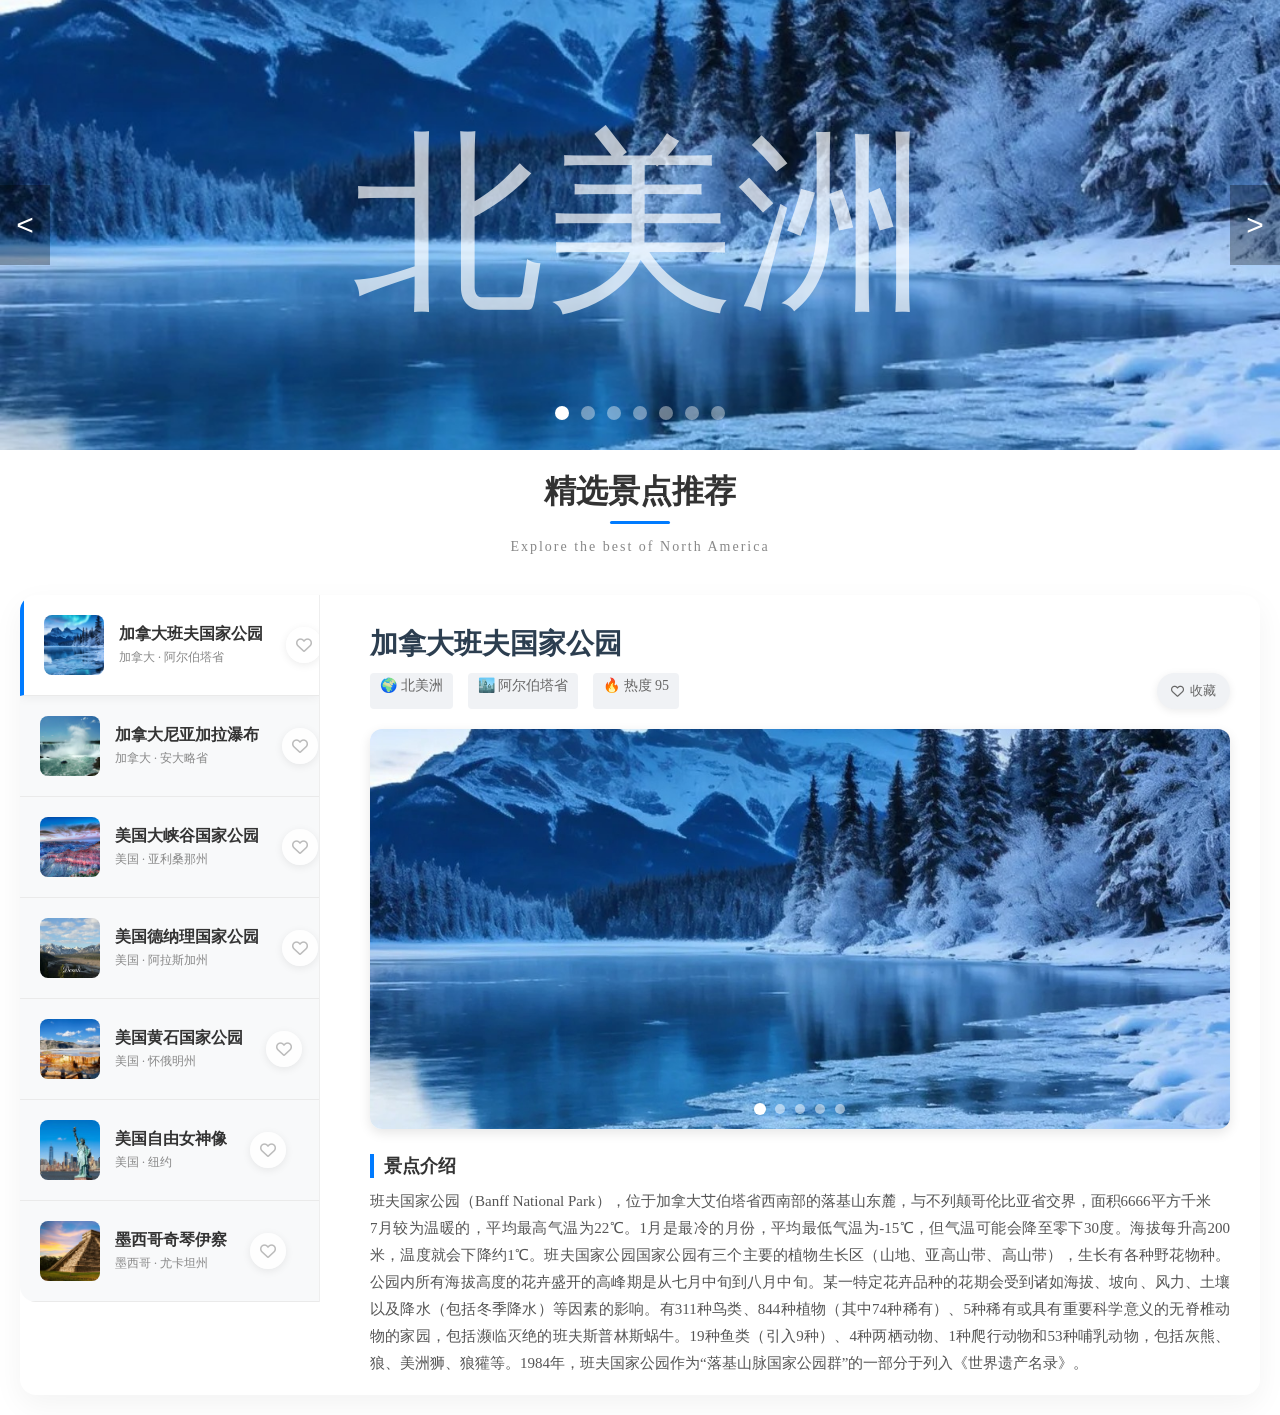
<file: details.html>
<!DOCTYPE html>
<html lang="zh-CN">
<head>
    <meta charset="UTF-8">
    <meta name="viewport" content="width=device-width, initial-scale=1.0">
    <title>景点详情</title>
    <link rel="stylesheet" href="https://cdnjs.cloudflare.com/ajax/libs/font-awesome/6.0.0-beta3/css/all.min.css">
    <link rel="stylesheet" href="details.css">
    <style>
        /* 可以在这里添加全局平滑滚动 */
        html {
            scroll-behavior: smooth;
        }
    </style>
</head>
<body>
    <div class="banner-box">
        <div class="banner-title"></div>
        <div class="banner-wrap">
            <div class="banner-list"></div>
        </div>
        <button class="btn-left">&lt;</button>
        <button class="btn-right">&gt;</button>
        <div class="dot-group"></div>
        <div class="tip-name"></div>
    </div>
    
    <div class="content-section">
        <div class="section-header">
            <h2>精选景点推荐</h2>
            <p></p>
        </div>
        
        <div class="split-layout" id="splitLayout">
            <div class="list-sidebar" id="listSidebar"></div>
            
            <div class="detail-panel" id="detailPanel">
                <div class="detail-content">
                    <h2 id="detailTitle">请选择一个景点</h2>
                    <div class="detail-meta" id="detailMeta"></div>

                    <div class="detail-banner" id="detailBanner" style="display: none;">
                        <div class="detail-banner-wrap">
                            <div class="detail-banner-list" id="detailBannerList"></div>
                        </div>
                        <button class="detail-btn-left" id="detailBtnLeft">&lt;</button>
                        <button class="detail-btn-right" id="detailBtnRight">&gt;</button>
                        <div class="detail-dot-group" id="detailDotGroup"></div>
                    </div>
                    
                    <div class="detail-desc-box">
                        <h3>景点介绍</h3>
                        <p id="detailDesc">点击左侧列表查看详细介绍...</p>
                    </div>
                    <div class="detail-info-grid" id="detailInfoGrid" style="display: none;"></div>
                </div>
            </div>
        </div>
    </div>

    <script src="details.js"></script>
</body>
</html>
</file>
<file: details.css>
* {
    margin: 0;
    padding: 0;
    box-sizing: border-box;
}
body {
    width: 100%;
}
.banner-box {
    width: 100%;
    height: 50vh; 
    min-height: 400px;
    max-height: 700px;
    position: relative;
    overflow: hidden;
}
.banner-title {
    position: absolute;
    top: 50%;
    left: 50%;
    transform: translate(-50%, -50%);
    font-size: clamp(60px, 15vw, 200px); /* 使用 clamp 实现响应式字体 */
    color: rgba(255,255,255,0.7);
    z-index: 10;
    pointer-events: none;
}
.banner-wrap {
    width: 100%;
    height: 100%;
}
.banner-list {
    width: 100%;
    height: 100%;
    display: flex;
    transition: transform 0.6s ease;
}
.banner-item {
    width: 100%;
    height: 100%;
    flex-shrink: 0;
}
.banner-item img {
    width: 100%;
    height: 100%;
    object-fit: cover;
    background-color: #eee;
}
.btn-left, .btn-right {
    width: 50px;
    height: 80px;
    background-color: rgba(0,0,0,0.3);
    color: #fff;
    font-size: 30px;
    border: none;
    position: absolute;
    top: 50%;
    transform: translateY(-50%);
    cursor: pointer;
    z-index: 9;
}
.btn-left {
    left: 0;
}
.btn-right {
    right: 0;
}
.btn-left:hover, .btn-right:hover {
    background-color: rgba(0,0,0,0.5);
}
.dot-group {
    position: absolute;
    bottom: 30px;
    left: 50%;
    transform: translateX(-50%);
    display: flex;
    gap: 12px;
    z-index: 9;
}
.dot {
    width: 14px;
    height: 14px;
    border-radius: 50%;
    background-color: rgba(255,255,255,0.4);
    cursor: pointer;
}
.dot.active {
    background-color: #fff;
}
.tip-name {
    position: absolute;
    bottom: 70px;
    left: 50%;
    transform: translateX(-50%);
    font-size: 22px;
    color: #fff;
    text-shadow: 0 0 6px #000;
    opacity: 0;
    transition: opacity 0.3s;
    z-index: 9;
}
.banner-box:hover .tip-name {
    opacity: 1;
}

.content-section {
    width: 100%; /* 确保占满可用宽度 */
    max-width: 1400px;
    margin: 0 auto;
    padding: 20px; /* 减小内边距以适应窄屏 */
}

.section-header {
    text-align: center;
    margin-bottom: 40px;
}

.section-header h2 {
    font-size: 32px;
    color: #333;
    margin-bottom: 10px;
    position: relative;
    display: inline-block;
}

.section-header h2::after {
    content: '';
    position: absolute;
    bottom: -10px;
    left: 50%;
    transform: translateX(-50%);
    width: 60px;
    height: 3px;
    background-color: #007bff;
    border-radius: 2px;
}

.section-header p {
    color: #888;
    font-size: 14px;
    margin-top: 15px;
    letter-spacing: 2px;
}

.split-layout {
    display: flex;
    gap: 20px; /* 减小间距 */
    min-height: 600px; 
    background: #fff;
    border-radius: 16px;
    box-shadow: 0 10px 30px rgba(0,0,0,0.05);
    overflow: visible; 
    position: relative;
    margin-top: 20px;
    /* 关键：允许子元素在空间不足时收缩 */
    align-items: flex-start; 
}


.list-sidebar {
    /* 修改：使用 flex-basis 和 flex-shrink 实现弹性宽度 */
    flex: 0 0 300px; /* 基础宽度 300px */
    width: 300px;
    min-width: 240px; /* 最小宽度，防止过窄 */
    background-color: #f8f9fa;
    border-right: 1px solid #eee;
    position: sticky;
    top: 20px; 
    max-height: calc(100vh - 100px); /* 调整最大高度，留出更多余量 */
    overflow-y: auto;
    flex-shrink: 0; /* 默认不收缩，但在媒体查询中可改 */
    border-radius: 16px 0 0 16px;
    
    /* 美化滚动条 */
    scrollbar-width: thin;
    scrollbar-color: #ccc #f8f9fa;
}

/* Webkit 浏览器滚动条样式 */
.list-sidebar::-webkit-scrollbar {
    width: 6px;
}
.list-sidebar::-webkit-scrollbar-track {
    background: #f8f9fa;
}
.list-sidebar::-webkit-scrollbar-thumb {
    background-color: #ccc;
    border-radius: 3px;
}

.list-item {
    padding: 20px;
    border-bottom: 1px solid #eaeaea;
    cursor: pointer;
    transition: all 0.3s ease;
    display: flex;
    align-items: center;
    gap: 15px;
}

.list-item:hover {
    background-color: #eef2f5;
}

.list-item.active {
    background-color: #fff;
    border-left: 4px solid #007bff;
    box-shadow: 0 2px 10px rgba(0,0,0,0.05);
}

.list-item-img {
    width: 60px;
    height: 60px;
    border-radius: 8px;
    object-fit: cover;
    flex-shrink: 0;
}

.list-item-info h4 {
    font-size: 16px;
    color: #333;
    margin-bottom: 4px;
    white-space: nowrap;
    overflow: hidden;
    text-overflow: ellipsis;
}

.list-item-info p {
    font-size: 12px;
    color: #888;
}

.detail-panel {
    flex: 1; /* 占据剩余所有空间 */
    padding: 30px;
    overflow-y: auto;
    background-color: #fff;
    border-radius: 0 16px 16px 0;
    max-height: calc(100vh - 100px);
    min-width: 300px; /* 保证右侧内容最小可读宽度 */
    
    /* 美化滚动条 */
    scrollbar-width: thin;
    scrollbar-color: #ccc #fff;
}

.detail-panel::-webkit-scrollbar {
    width: 6px;
}
.detail-panel::-webkit-scrollbar-track {
    background: #fff;
}
.detail-panel::-webkit-scrollbar-thumb {
    background-color: #ccc;
    border-radius: 3px;
}

.detail-content h2 {
    font-size: 28px;
    color: #2c3e50;
    margin-bottom: 10px;
}

.detail-meta {
    font-size: 14px;
    color: #666;
    margin-bottom: 20px;
    display: flex;
    gap: 15px;
}

.detail-meta span {
    background: #f0f2f5;
    padding: 4px 10px;
    border-radius: 4px;
}

.detail-banner {
    position: relative;
    width: 100%;
    height: 400px;
    margin-bottom: 25px;
    border-radius: 12px;
    overflow: hidden;
    box-shadow: 0 4px 12px rgba(0,0,0,0.1);
}

.detail-banner-wrap {
    width: 100%;
    height: 100%;
}

.detail-banner-list {
    width: 100%;
    height: 100%;
    display: flex;
    transition: transform 0.5s ease;
}

.detail-banner-item {
    width: 100%;
    height: 100%;
    flex-shrink: 0;
}

.detail-banner-item img {
    width: 100%;
    height: 100%;
    object-fit: cover;
}

.detail-btn-left, .detail-btn-right {
    position: absolute;
    top: 50%;
    transform: translateY(-50%);
    width: 40px;
    height: 60px;
    background-color: rgba(0,0,0,0.4);
    color: #fff;
    font-size: 24px;
    border: none;
    cursor: pointer;
    z-index: 5;
    transition: background-color 0.3s;
    opacity: 0;
}

.detail-btn-left {
    left: 0;
}

.detail-btn-right {
    right: 0;
}

.detail-banner:hover .detail-btn-left,
.detail-banner:hover .detail-btn-right {
    opacity: 1;
}

.detail-btn-left:hover, .detail-btn-right:hover {
    background-color: rgba(0,0,0,0.7);
}

.detail-dot-group {
    position: absolute;
    bottom: 15px;
    left: 50%;
    transform: translateX(-50%);
    display: flex;
    gap: 10px;
    z-index: 5;
}

.detail-dot {
    width: 10px;
    height: 10px;
    border-radius: 50%;
    background-color: rgba(255,255,255,0.5);
    cursor: pointer;
    transition: all 0.3s;
}

.detail-dot.active {
    background-color: #fff;
    transform: scale(1.2);
}

.detail-desc-box h3 {
    font-size: 18px;
    color: #333;
    margin-bottom: 10px;
    border-left: 4px solid #007bff;
    padding-left: 10px;
}

.detail-desc-box p {
    font-size: 15px;
    line-height: 1.8;
    color: #555;
    text-align: justify;
}

.detail-info-grid {
    display: grid;
    grid-template-columns: repeat(2, 1fr);
    gap: 20px;
    margin-top: 30px;
    padding-top: 20px;
    border-top: 1px dashed #eee;
}

.info-item {
    display: flex;
    flex-direction: column;
}

.info-label {
    font-size: 12px;
    color: #999;
    margin-bottom: 4px;
}

.info-value {
    font-size: 15px;
    color: #333;
    font-weight: 500;
}

/* ========== 收藏按钮 ========== */
.fav-btn {
    flex-shrink: 0;
    width: 36px;
    height: 36px;
    border: none;
    border-radius: 50%;
    background: rgba(255, 255, 255, 0.85);
    color: #bbb;
    font-size: 16px;
    cursor: pointer;
    display: inline-flex;
    align-items: center;
    justify-content: center;
    transition: all 0.25s ease;
    box-shadow: 0 2px 8px rgba(0, 0, 0, 0.08);
    margin-left: auto;
    align-self: center;
}

.fav-btn:hover {
    transform: scale(1.15);
    background: #fff;
    box-shadow: 0 4px 14px rgba(0, 0, 0, 0.15);
}

.fav-btn.active {
    color: #e74c3c;
    background: #ffe8e8;
    box-shadow: 0 2px 10px rgba(231, 76, 60, 0.2);
}

.fav-btn.active:hover {
    background: #ffd4d4;
    box-shadow: 0 4px 16px rgba(231, 76, 60, 0.3);
}

/* 详情面板内的收藏按钮 */
.detail-fav-btn {
    border-radius: 20px;
    width: auto;
    padding: 0 14px;
    gap: 6px;
    font-size: 13px;
    background: #f0f2f5;
    color: #666;
    margin-left: auto;
}

.detail-fav-btn.active {
    background: #ffe8e8;
    color: #e74c3c;
}

.detail-fav-btn:hover {
    background: #e8eaed;
}

.detail-fav-btn.active:hover {
    background: #ffd4d4;
}

/* 列表项中按钮对齐 */
.list-item .fav-btn {
    margin-left: 8px;
}

/* ========== 新增：响应式适配 ========== */

/* 平板及窄屏笔记本适配 (宽度小于 1024px) */
@media screen and (max-width: 1024px) {
    .banner-box {
        height: 40vh;
        min-height: 300px;
    }
    
    .list-sidebar {
        flex: 0 0 260px; /* 侧边栏稍窄一点 */
        width: 260px;
    }
    
    .detail-panel {
        padding: 20px;
    }
}

/* 移动端适配 (宽度小于 768px) */
@media screen and (max-width: 768px) {
    .banner-box {
        height: 35vh; /* 手机端轮播图更矮 */
        min-height: 250px;
    }

    .banner-title {
        font-size: 40px; /* 手机端标题变小 */
    }

    .content-section {
        padding: 10px;
    }

    .split-layout {
        flex-direction: column; /* 改为上下布局 */
        min-height: auto; /* 取消最小高度限制 */
        overflow: hidden; /* 防止溢出 */
    }

    .list-sidebar {
        width: 100%; /* 占满宽度 */
        flex: none; /* 取消弹性 */
        position: relative; /* 取消 sticky，因为上下布局不需要 */
        top: 0;
        max-height: 300px; /* 限制列表高度，避免过长 */
        border-right: none;
        border-bottom: 1px solid #eee;
        border-radius: 16px 16px 0 0;
        flex-shrink: 0;
    }

    .detail-panel {
        width: 100%;
        max-height: none; /* 让内容自然撑开 */
        overflow-y: visible; /* 移动端通常由 body 滚动 */
        border-radius: 0 0 16px 16px;
        padding: 20px 15px;
    }
    
    .detail-banner {
        height: 250px; /* 详情页内轮播图也缩小 */
    }
    
    .detail-info-grid {
        grid-template-columns: 1fr; /* 信息网格变为单列 */
    }
}
</file>
